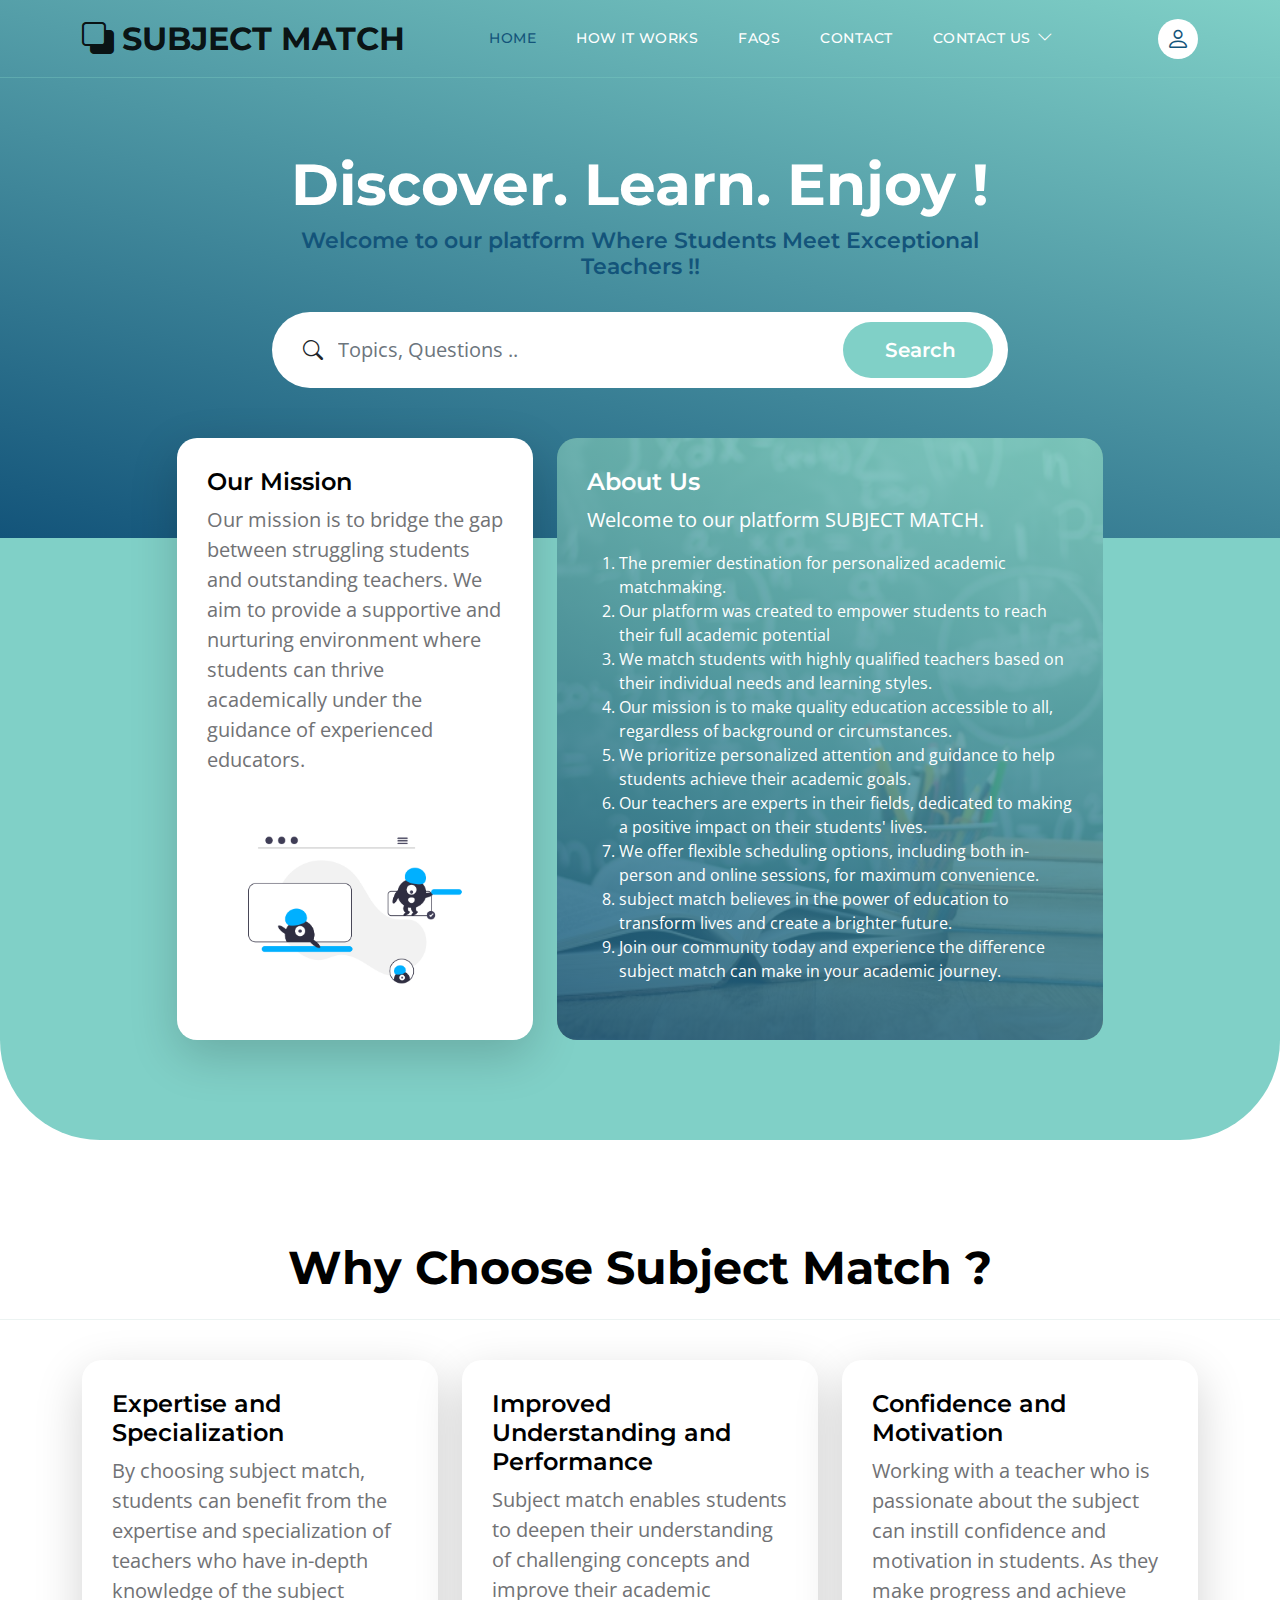
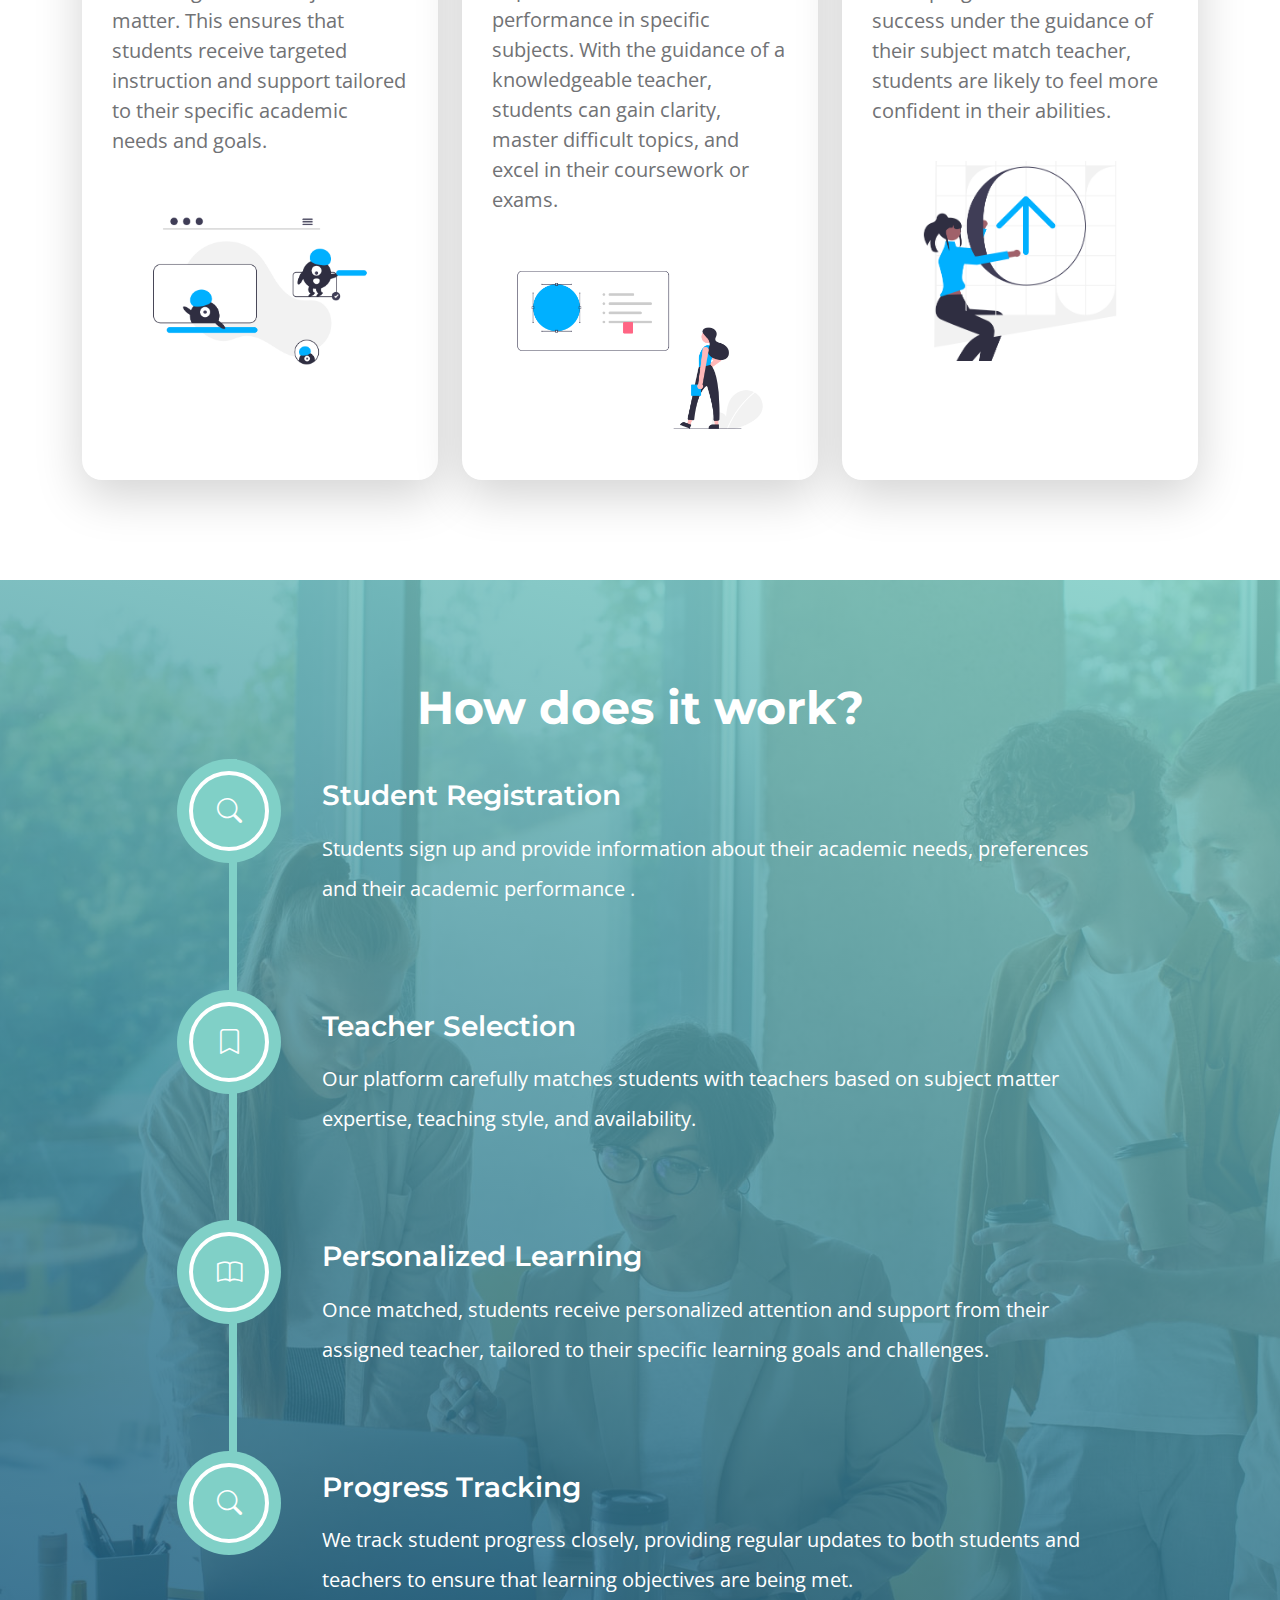
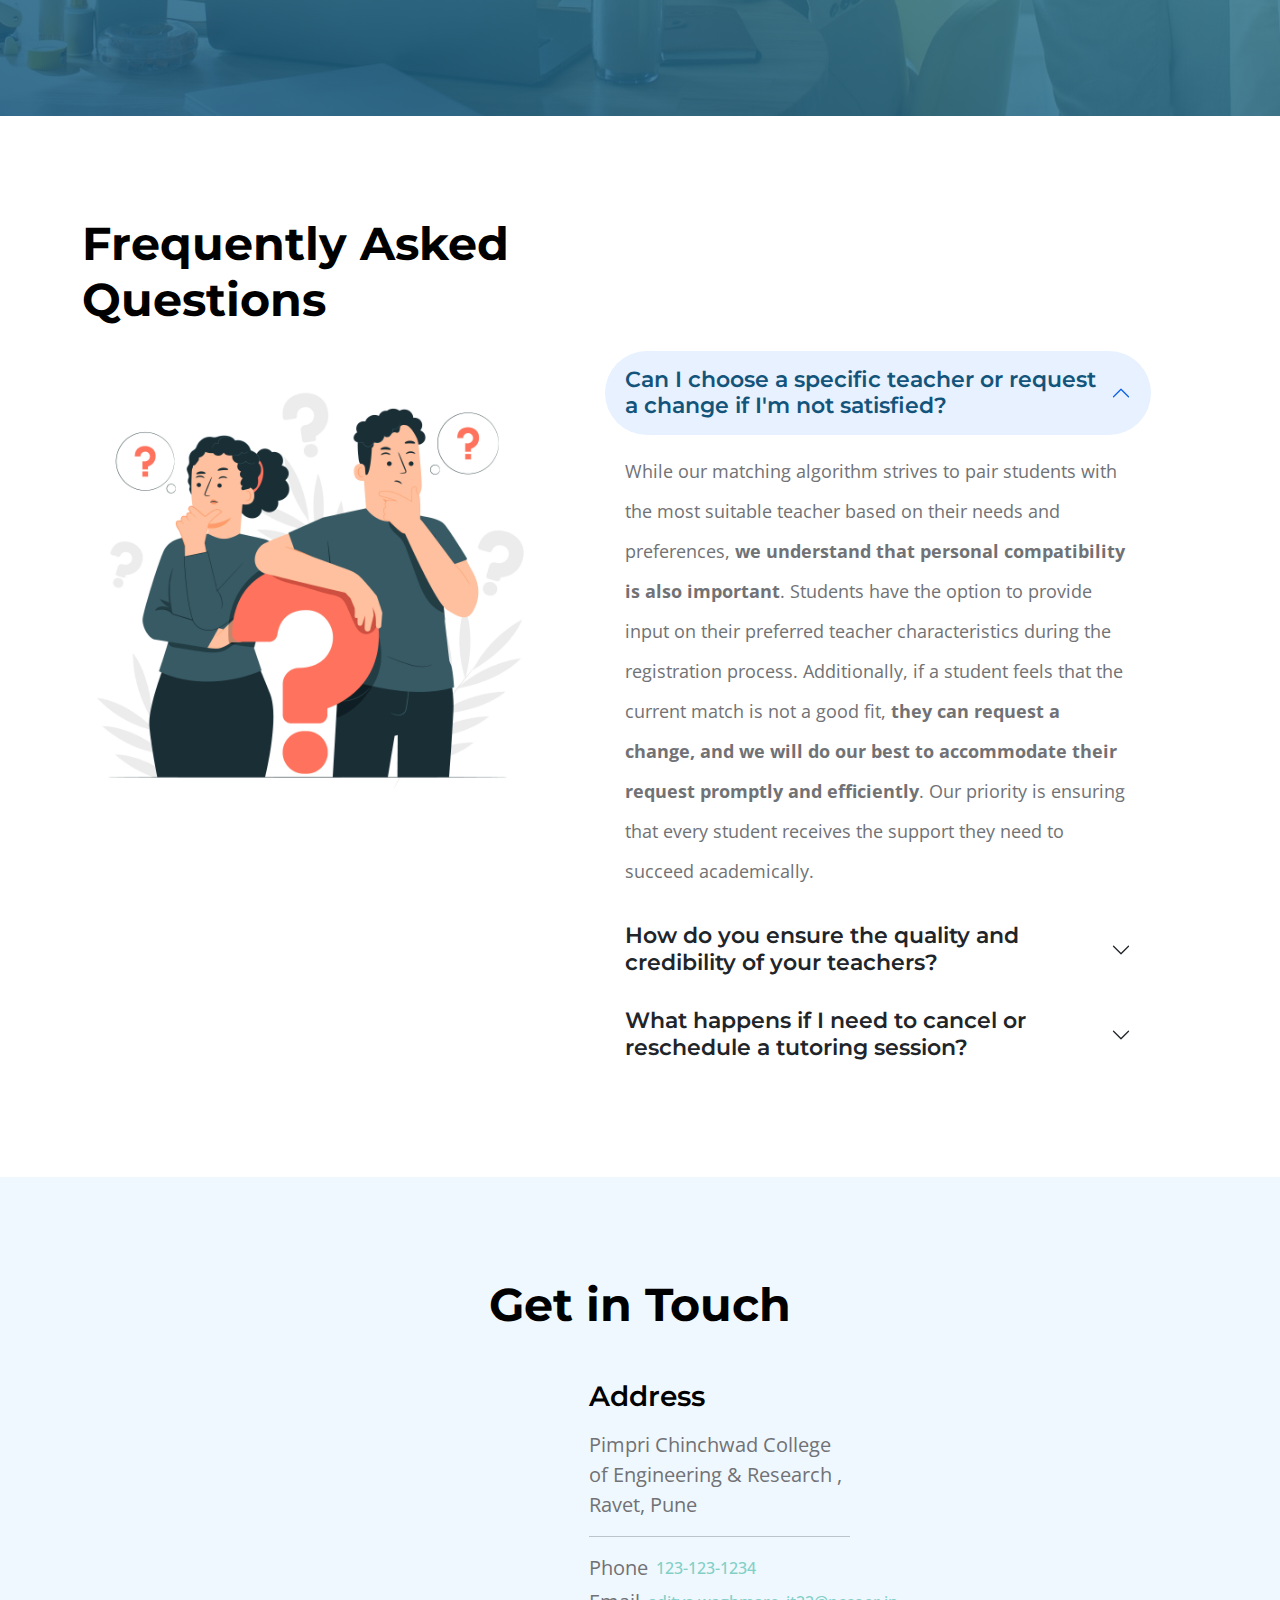
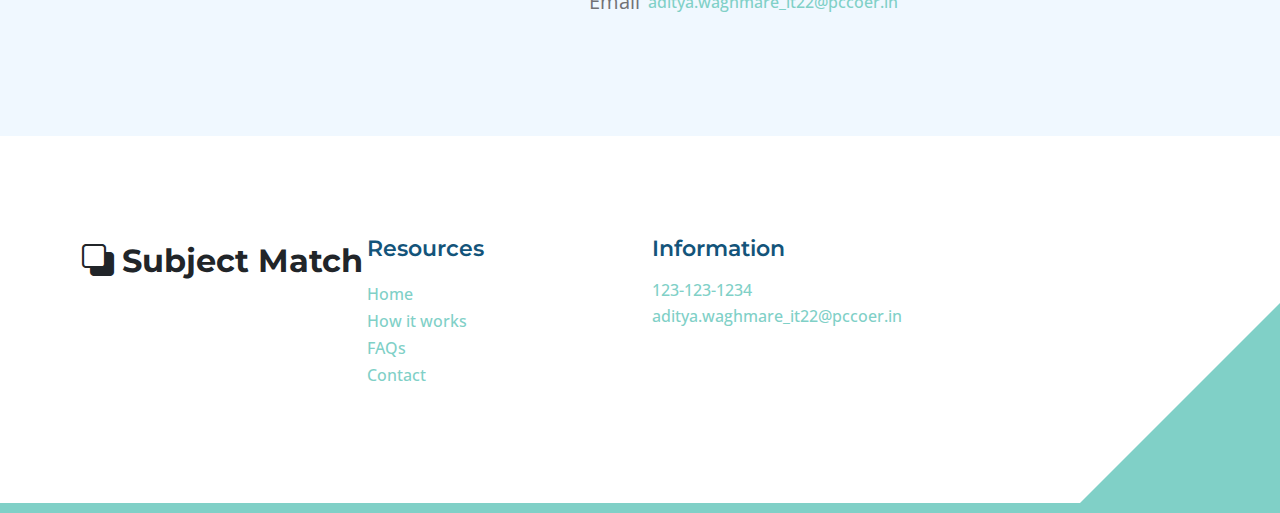
<file: index.html>
<!doctype html>
<html lang="en">
    <head>
        <meta charset="utf-8">
        <meta name="viewport" content="width=device-width, initial-scale=1">

        <meta name="description" content="">
        <meta name="author" content="">

        <title>SUBJECT MATCH</title>

        <!-- CSS FILES -->        
        <link rel="preconnect" href="https://fonts.googleapis.com">
        
        <link rel="preconnect" href="https://fonts.gstatic.com" crossorigin>

        <link href="https://fonts.googleapis.com/css2?family=Montserrat:wght@500;600;700&family=Open+Sans&display=swap" rel="stylesheet">
                        
        <link href="css/bootstrap.min.css" rel="stylesheet">

        <link href="css/bootstrap-icons.css" rel="stylesheet">

        <link href="css/templatemo-topic-listing.css" rel="stylesheet">
        
        <style>
            .aboutus{
                color:white;
                font-size: 16px;
            }
        </style>  

    </head>
    
    <body id="top">

        <main>

            <nav class="navbar navbar-expand-lg">
                <div class="container">
                    <a class="navbar-brand" href="index.html">
                        <i class="bi-back"></i>
                        <span>SUBJECT MATCH</span>
                    </a>

                    <div class="d-lg-none ms-auto me-4">
                        <a href="#top" class="navbar-icon bi-person smoothscroll"></a>
                    </div>
    
                    <button class="navbar-toggler" type="button" data-bs-toggle="collapse" data-bs-target="#navbarNav" aria-controls="navbarNav" aria-expanded="false" aria-label="Toggle navigation">
                        <span class="navbar-toggler-icon"></span>
                    </button>
    
                    <div class="collapse navbar-collapse" id="navbarNav">
                        <ul class="navbar-nav ms-lg-5 me-lg-auto">
                            <li class="nav-item">
                                <a class="nav-link click-scroll" href="#section_1">Home</a>
                            </li>

                            
    
                            <li class="nav-item">
                                <a class="nav-link click-scroll" href="#section_2">How it works</a>
                            </li>

                            <li class="nav-item">
                                <a class="nav-link click-scroll" href="#section_3">FAQs</a>
                            </li>
    
                            <li class="nav-item">
                                <a class="nav-link click-scroll" href="#section_4">Contact</a>
                            </li>

                            <li class="nav-item dropdown">
                                <a class="nav-link dropdown-toggle" href="#" id="navbarLightDropdownMenuLink" role="button" data-bs-toggle="dropdown" aria-expanded="false">contact us</a>

                                <ul class="dropdown-menu dropdown-menu-light" aria-labelledby="navbarLightDropdownMenuLink">
                                    

                                    <li><a class="dropdown-item" href="contact.html">Contact Form</a></li>
                                </ul>
                            </li>
                        </ul>

                        <div class="d-none d-lg-block">
                            <a href="./codes/subjectmatch.html" class="navbar-icon bi-person smoothscroll"></a>
                            
                        </div>
                    </div>
                </div>
            </nav>
            

            <section class="hero-section d-flex justify-content-center align-items-center" id="section_1">
                <div class="container">
                    <div class="row">

                        <div class="col-lg-8 col-12 mx-auto">
                            <h1 class="text-white text-center">Discover. Learn. Enjoy !</h1>

                            <h6 class="text-center">Welcome to our platform Where Students Meet Exceptional Teachers !!</h6>

                            <form method="get" class="custom-form mt-4 pt-2 mb-lg-0 mb-5" role="search">
                                <div class="input-group input-group-lg">
                                    <span class="input-group-text bi-search" id="basic-addon1">
                                        
                                    </span>

                                    <input name="keyword" type="search" class="form-control" id="keyword" placeholder="Topics, Questions .." aria-label="Search">

                                    <button type="submit" class="form-control">Search</button>
                                </div>
                            </form>
                        </div>

                    </div>
                </div>
            </section>


            <section class="featured-section">
                <div class="container">
                    <div class="row justify-content-center">

                        <div class="col-lg-4 col-12 mb-4 mb-lg-0">
                            <div class="custom-block bg-white shadow-lg">
                                
                                    <div class="d-flex">
                                        <div>
                                            <h5 class="mb-2">Our Mission</h5>

                                            <p class="mb-0">Our mission is to bridge the gap between struggling students and outstanding teachers. We aim to provide a supportive and nurturing environment where students can thrive academically under the guidance of experienced educators.</p>
                                        </div>                            
                                    </div>
                                    <img src="images/topics/undraw_Remote_design_team_re_urdx.png" class="custom-block-image img-fluid" alt="">
                                </a>
                            </div>
                        </div>

                        <div class="col-lg-6 col-12">
                            <div class="custom-block custom-block-overlay">
                                <div class="d-flex flex-column h-100">
                                    <img src="images/education.jpg" class="custom-block-image img-fluid" alt="">

                                    <div class="custom-block-overlay-text d-flex">
                                        <div>
                                            <h5 class="text-white mb-2">About Us</h5>

                                            <p class="text-white">Welcome to our platform SUBJECT MATCH.</p>
                                            <ol class="aboutus">
                                                <li>The premier destination for personalized academic matchmaking.</li>
                                                <li>Our platform was created to empower students to reach their full academic potential</li>
                                                <li>We match students with highly qualified teachers based on their individual needs and learning styles.</li>
                                                <li>Our mission is to make quality education accessible to all, regardless of background or circumstances.</li>
                                                <li>We prioritize personalized attention and guidance to help students achieve their academic goals.</li>
                                                <li>Our teachers are experts in their fields, dedicated to making a positive impact on their students' lives.</li>
                                                <li>We offer flexible scheduling options, including both in-person and online sessions, for maximum convenience.</li>
                                                <li>subject match believes in the power of education to transform lives and create a brighter future.</li>
                                                <li>Join our community today and experience the difference subject match can make in your academic journey.</li>
                                            
                                            </ol>

                                            
                                        </div>

                                      
                                    </div>


                                    <div class="section-overlay"></div>
                                </div>
                            </div>
                        </div>

                    </div>
                </div>
            </section>

            <section class="explore-section section-padding" id="section">
                <div class="container">

                    <div class="col-12 text-center">
                            <h2 class="mb-4">Why Choose Subject Match ?</h1>
                        </div>

                    </div>
                

                <div class="container-fluid">
                    <div class="row">
                        <ul class="nav nav-tabs" id="myTab" role="tablist">
                           
                        </ul>
                    </div>
                </div>

                <div class="container">
                    <div class="row">

                        <div class="col-12">
                            <div class="tab-content" id="myTabContent">
                                <div class="tab-pane fade show active" id="design-tab-pane" role="tabpanel" aria-labelledby="design-tab" tabindex="0">
                                    <div class="row">
                                        <div class="col-lg-4 col-md-6 col-12 mb-4 mb-lg-0">
                                            <div class="custom-block bg-white shadow-lg">
                                                
                                                    <div class="d-flex">
                                                        <div>
                                                            <h5 class="mb-2">Expertise and Specialization</h5>

                                                            <p class="mb-0">By choosing subject match, students can benefit from the expertise and specialization of teachers who have in-depth knowledge of the subject matter. This ensures that students receive targeted instruction and support tailored to their specific academic needs and goals.</p>
                                                        </div> 
                                                    </div>

                                                    <img src="images/topics/undraw_Remote_design_team_re_urdx.png" class="custom-block-image img-fluid" alt="">
                                                </a>
                                            </div>
                                        </div>

                                        <div class="col-lg-4 col-md-6 col-12 mb-4 mb-lg-0">
                                            <div class="custom-block bg-white shadow-lg">
                                                
                                                    <div class="d-flex">
                                                        <div>
                                                            <h5 class="mb-2">Improved Understanding and Performance</h5>

                                                                <p class="mb-0">Subject match enables students to deepen their understanding of challenging concepts and improve their academic performance in specific subjects. With the guidance of a knowledgeable teacher, students can gain clarity, master difficult topics, and excel in their coursework or exams.</p>
                                                        </div>

                                                       
                                                    </div>

                                                    <img src="images/topics/undraw_Redesign_feedback_re_jvm0.png" class="custom-block-image img-fluid" alt="">
                                                </a>
                                            </div>
                                        </div>

                                        <div class="col-lg-4 col-md-6 col-12">
                                            <div class="custom-block bg-white shadow-lg">
                                                
                                                    <div class="d-flex">
                                                        <div>
                                                            <h5 class="mb-2">Confidence and Motivation</h5>

                                                                <p class="mb-0"> Working with a teacher who is passionate about the subject can instill confidence and motivation in students. As they make progress and achieve success under the guidance of their subject match teacher, students are likely to feel more confident in their abilities.</p>
                                                        </div>

                                                        
                                                    </div>

                                                    <img src="images/topics/colleagues-working-cozy-office-medium-shot.png" class="custom-block-image img-fluid" alt="">
                                                </a>
                                            </div>
                                        </div>
                                    </div>
                                </div>

                        
                    </div>
                </div>
            </div>
        </div>
            </section>



            
            <section class="timeline-section section-padding" id="section_2">
                <div class="section-overlay"></div>

                <div class="container">
                    <div class="row">

                        <div class="col-12 text-center">
                            <h2 class="text-white mb-4">How does it work?</h1>
                        </div>

                        <div class="col-lg-10 col-12 mx-auto">
                            <div class="timeline-container">
                                <ul class="vertical-scrollable-timeline" id="vertical-scrollable-timeline">
                                    <div class="list-progress">
                                        <div class="inner"></div>
                                    </div>

                                    <li>
                                        <h4 class="text-white mb-3" >Student Registration</h4>
                                       

                                        <p class="text-white">Students sign up and provide information about their academic needs, preferences and their academic performance .</p>

                                        <div class="icon-holder">
                                          <i class="bi-search"></i>
                                        </div>
                                    </li>
                                    
                                    <li>
                                        <h4 class="text-white mb-3">Teacher Selection</h4>

                                        <p class="text-white"> Our platform carefully matches students with teachers based on subject matter expertise, teaching style, and availability.</p>

                                        <div class="icon-holder">
                                          <i class="bi-bookmark"></i>
                                        </div>
                                    </li>

                                    <li>
                                        <h4 class="text-white mb-3">Personalized Learning</h4>

                                        <p class="text-white">Once matched, students receive personalized attention and support from their assigned teacher, tailored to their specific learning goals and challenges.</p>

                                        <div class="icon-holder">
                                          <i class="bi-book"></i>
                                        </div>
                                    </li>
                                    <li>
                                        <h4 class="text-white mb-3">Progress Tracking</h4>

                                        <p class="text-white">We track student progress closely, providing regular updates to both students and teachers to ensure that learning objectives are being met.</p>

                                        <div class="icon-holder">
                                          <i class="bi-search"></i>
                                        </div>
                                    </li>
                                </ul>
                            </div>
                        </div>

                       
                    </div>
                </div>


            </section>
           

            <section class="faq-section section-padding" id="section_3">
                <div class="container">
                    <div class="row">

                        <div class="col-lg-6 col-12">
                            <h2 class="mb-4">Frequently Asked Questions</h2>
                        </div>

                        <div class="clearfix"></div>

                        <div class="col-lg-5 col-12">
                            <img src="images/faq_graphic.jpg" class="img-fluid" alt="FAQs">
                        </div>

                        <div class="col-lg-6 col-12 m-auto">
                            <div class="accordion" id="accordionExample">
                                <div class="accordion-item">
                                    <h2 class="accordion-header" id="headingOne">
                                        <button class="accordion-button" type="button" data-bs-toggle="collapse" data-bs-target="#collapseOne" aria-expanded="true" aria-controls="collapseOne">
                                            Can I choose a specific teacher or request a change if I'm not satisfied?
                                        </button>
                                    </h2>

                                    <div id="collapseOne" class="accordion-collapse collapse show" aria-labelledby="headingOne" data-bs-parent="#accordionExample">
                                        <div class="accordion-body">
                                            While our matching algorithm strives to pair students with the most suitable teacher based on their needs and preferences,<strong> we understand that personal compatibility is also important</strong>. Students have the option to provide input on their preferred teacher characteristics during the registration process. Additionally, if a student feels that the current match is not a good fit,<strong> they can request a change, and we will do our best to accommodate their request promptly and efficiently</strong>. Our priority is ensuring that every student receives the support they need to succeed academically.
                                        </div>
                                    </div>
                                </div>

                                <div class="accordion-item">
                                    <h2 class="accordion-header" id="headingTwo">
                                        <button class="accordion-button collapsed" type="button" data-bs-toggle="collapse" data-bs-target="#collapseTwo" aria-expanded="false" aria-controls="collapseTwo">
                                            How do you ensure the quality and credibility of your teachers?
                                    </button>
                                    </h2>

                                    <div id="collapseTwo" class="accordion-collapse collapse" aria-labelledby="headingTwo" data-bs-parent="#accordionExample">
                                        <div class="accordion-body">
                                            At Subject Match, we have a rigorous screening process in place to ensure that all our teachers meet our high standards of quality and credibility. <strong>This process includes verifying their academic qualifications, teaching experience, and references </strong>. Additionally, we regularly collect feedback from students to assess teacher performance and make adjustments as needed to maintain the quality of our service.
                                        </div>
                                    </div>
                                </div>

                                <div class="accordion-item">
                                    <h2 class="accordion-header" id="headingThree">
                                        <button class="accordion-button collapsed" type="button" data-bs-toggle="collapse" data-bs-target="#collapseThree" aria-expanded="false" aria-controls="collapseThree">
                                            What happens if I need to cancel or reschedule a tutoring session?
                                    </button>
                                    </h2>

                                    <div id="collapseThree" class="accordion-collapse collapse" aria-labelledby="headingThree" data-bs-parent="#accordionExample">
                                        <div class="accordion-body">
                                            We understand that unexpected events can arise, so we have a flexible cancellation and rescheduling policy in place. Students can easily cancel or reschedule a tutoring session by contacting faculty. We ask that students provide as much advance notice as possible to minimize inconvenience for both the student and the teacher.
                                        </div>
                                    </div>
                                </div>
                            </div>
                        </div>

                    </div>
                </div>
            </section>


            <section class="contact-section section-padding section-bg" id="section_4">
                <div class="container">
                    <div class="row">

                        <div class="col-lg-12 col-12 text-center">
                            <h2 class="mb-5">Get in Touch</h2>
                        </div>
                       
                        <div class="col-lg-5 col-12 mb-4 mb-lg-0">
                            <iframe class="google-map" src="https://www.google.com/maps/embed?pb=!1m18!1m12!1m3!1d3780.2805318876035!2d73.7427767249663!3d18.65140328246777!2m3!1f0!2f0!3f0!3m2!1i1024!2i768!4f13.1!3m3!1m2!1s0x3bc2ba0236e62d6d%3A0xaf82683765815de9!2sPimpri%20Chinchwad%20College%20Of%20Engineering%20%26%20Research%2C%20Ravet%2C%20Pimpri-Chinchwad%2C%20Maharashtra%20412101!5e0!3m2!1sen!2sin!4v1713624512348!5m2!1sen!2sin"  width="100%" height="250" style="border:0;" allowfullscreen="" loading="lazy" referrerpolicy="no-referrer-when-downgrade"></iframe>
                        </div>

                        <div class="col-lg-3 col-md-6 col-12 mb-3 mb-lg- mb-md-0 ms-auto">
                            <h4 class="mb-3">Address</h4>

                            <p>Pimpri Chinchwad College of Engineering &amp; Research , Ravet, Pune</p>

                            <hr>

                            <p class="d-flex align-items-center mb-1">
                                <span class="me-2">Phone</span>

                                <a href="tel: 305-240-9671" class="site-footer-link">
                                    123-123-1234
                                </a>
                            </p>

                            <p class="d-flex align-items-center">
                                <span class="me-2">Email</span>

                                <a href="mailto:info@company.com" class="site-footer-link">
                                    aditya.waghmare_it22@pccoer.in
                                </a>
                            </p>
                        </div>

                        <div class="col-lg-3 col-md-6 col-12 mx-auto">
                            
                        </div>

                    </div>
                </div>
            </section>
        </main>

<footer class="site-footer section-padding">
            <div class="container">
                <div class="row">

                    <div class="col-lg-3 col-12 mb-4 pb-2">
                        <a class="navbar-brand mb-2" href="index.html">
                            <i class="bi-back"></i>
                            <span>Subject Match</span>
                        </a>
                    </div>

                    <div class="col-lg-3 col-md-4 col-6">
                        <h6 class="site-footer-title mb-3">Resources</h6>

                        <ul class="site-footer-links">
                            <li class="site-footer-link-item">
                                <a href="#" class="site-footer-link">Home</a>
                            </li>

                            <li class="site-footer-link-item">
                                <a href="#" class="site-footer-link">How it works</a>
                            </li>

                            <li class="site-footer-link-item">
                                <a href="#" class="site-footer-link">FAQs</a>
                            </li>

                            <li class="site-footer-link-item">
                                <a href="#" class="site-footer-link">Contact</a>
                            </li>
                        </ul>
                    </div>

                    <div class="col-lg-3 col-md-4 col-6 mb-4 mb-lg-0">
                        <h6 class="site-footer-title mb-3">Information</h6>

                        <p class="text-white d-flex mb-1">
                            <a href="tel: 305-240-9671" class="site-footer-link">
                                123-123-1234
                            </a>
                        </p>

                        <p class="text-white d-flex">
                            <a href="mailto:info@company.com" class="site-footer-link">
                                aditya.waghmare_it22@pccoer.in
                            </a>
                        </p>
                    </div>

                    <div class="col-lg-3 col-md-4 col-12 mt-4 mt-lg-0 ms-auto">
                     

                        
                        
                    </div>

                </div>
            </div>
        </footer>


        <!-- JAVASCRIPT FILES -->
        <script src="js/jquery.min.js"></script>
        <script src="js/bootstrap.bundle.min.js"></script>
        <script src="js/jquery.sticky.js"></script>
        <script src="js/click-scroll.js"></script>
        <script src="js/custom.js"></script>

    </body>
</html>
</file>
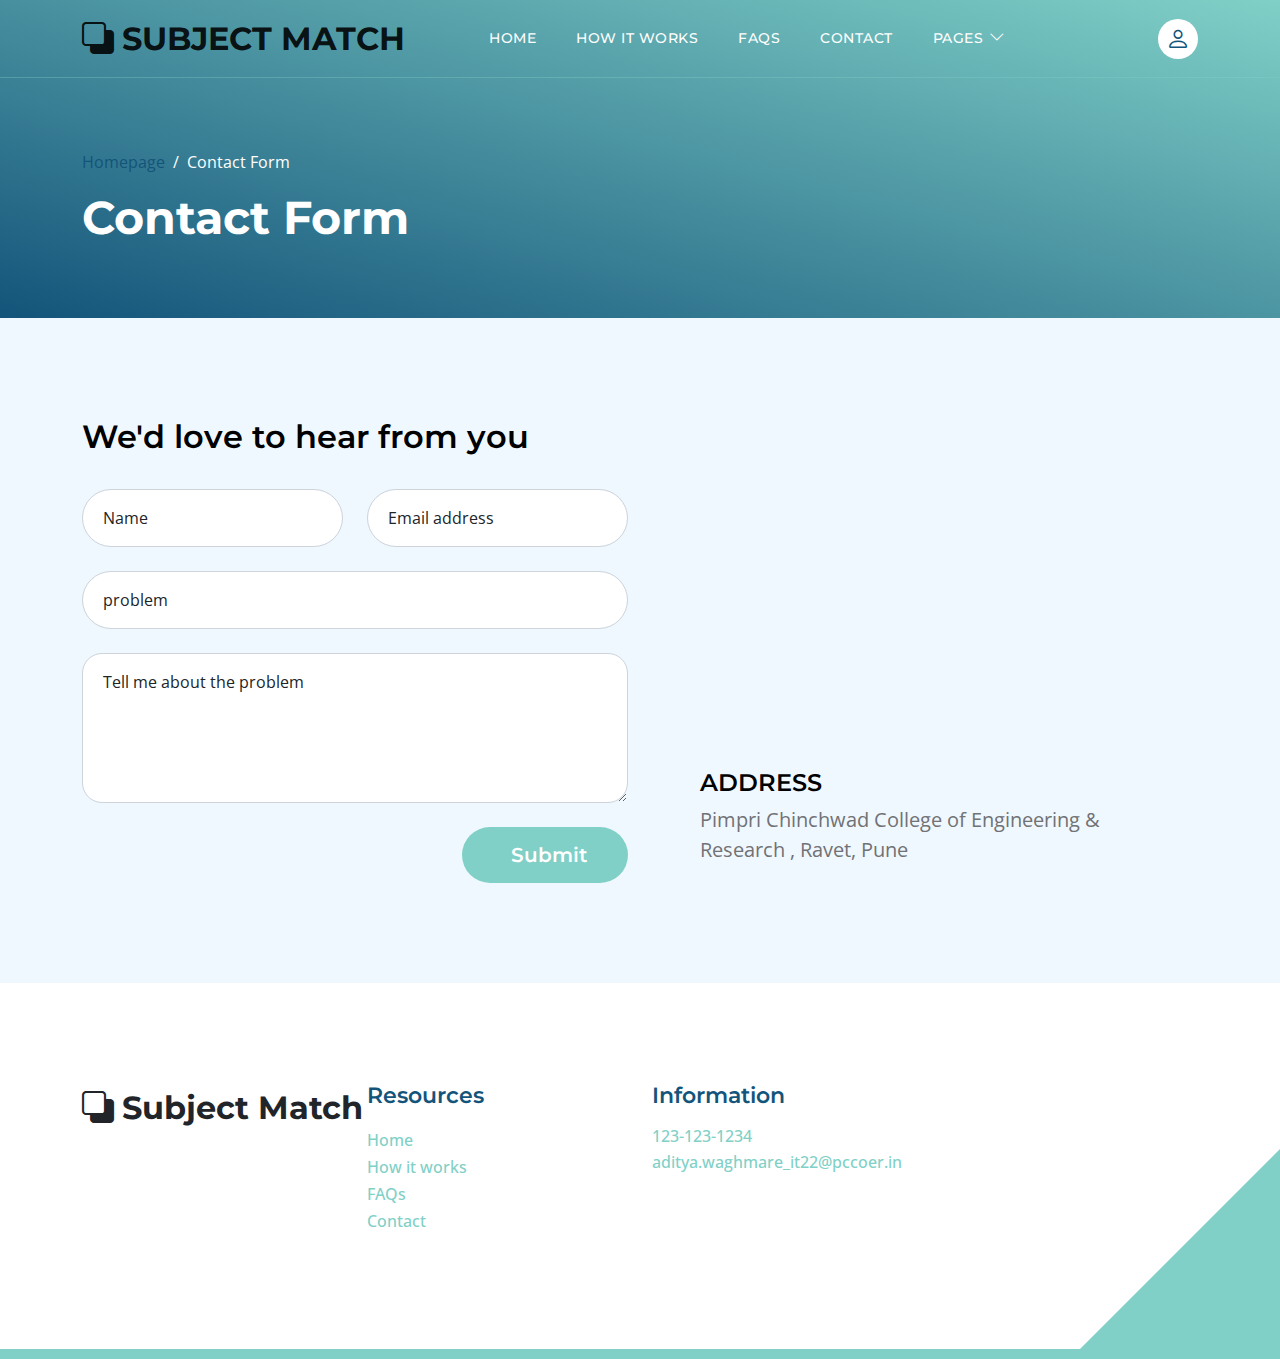
<file: contact.html>
<!doctype html>
<html lang="en">
    <head>
        <meta charset="utf-8">
        <meta name="viewport" content="width=device-width, initial-scale=1">

        <meta name="description" content="">
        <meta name="author" content="">

        <title>SUBJECT MATCH</title>

        <!-- CSS FILES -->        
        <link rel="preconnect" href="https://fonts.googleapis.com">
        
        <link rel="preconnect" href="https://fonts.gstatic.com" crossorigin>

        <link href="https://fonts.googleapis.com/css2?family=Montserrat:wght@500;600;700&family=Open+Sans&display=swap" rel="stylesheet">
                        
        <link href="css/bootstrap.min.css" rel="stylesheet">

        <link href="css/bootstrap-icons.css" rel="stylesheet">

        <link href="css/templatemo-topic-listing.css" rel="stylesheet">
<!--

TemplateMo 590 topic listing

https://templatemo.com/tm-590-topic-listing

-->
    </head>
    
    <body class="topics-listing-page" id="top">

        <main>

            <nav class="navbar navbar-expand-lg">
                <div class="container">
                    <a class="navbar-brand" href="index.html">
                        <i class="bi-back"></i>
                        <span>SUBJECT MATCH</span>
                    </a>

                    <div class="d-lg-none ms-auto me-4">
                        <a href="#top" class="navbar-icon bi-person smoothscroll"></a>
                    </div>
    
                    <button class="navbar-toggler" type="button" data-bs-toggle="collapse" data-bs-target="#navbarNav" aria-controls="navbarNav" aria-expanded="false" aria-label="Toggle navigation">
                        <span class="navbar-toggler-icon"></span>
                    </button>
    
                    <div class="collapse navbar-collapse" id="navbarNav">
                        <ul class="navbar-nav ms-lg-5 me-lg-auto">
                            <li class="nav-item">
                                <a class="nav-link click-scroll" href="index.html#section_1">Home</a>
                            </li>

                        
    
                            <li class="nav-item">
                                <a class="nav-link click-scroll" href="index.html#section_2">How it works</a>
                            </li>

                            <li class="nav-item">
                                <a class="nav-link click-scroll" href="index.html#section_3">FAQs</a>
                            </li>
    
                            <li class="nav-item">
                                <a class="nav-link click-scroll" href="index.html#section_4">Contact</a>
                            </li>

                            <li class="nav-item dropdown">
                                <a class="nav-link dropdown-toggle" href="#section_5" id="navbarLightDropdownMenuLink" role="button" data-bs-toggle="dropdown" aria-expanded="false">Pages</a>

                                <ul class="dropdown-menu dropdown-menu-light" aria-labelledby="navbarLightDropdownMenuLink">
                                 

                                    <li><a class="dropdown-item active" href="contact.html">Contact Form</a></li>
                                </ul>
                            </li>
                        </ul>

                        <div class="d-none d-lg-block">
                            <a href="./codes/subjectmatch.html" class="navbar-icon bi-person smoothscroll"></a>
                        </div>
                    </div>
                </div>
            </nav>


            <header class="site-header d-flex flex-column justify-content-center align-items-center">
                <div class="container">
                    <div class="row align-items-center">

                        <div class="col-lg-5 col-12">
                            <nav aria-label="breadcrumb">
                                <ol class="breadcrumb">
                                    <li class="breadcrumb-item"><a href="index.html">Homepage</a></li>

                                    <li class="breadcrumb-item active" aria-current="page">Contact Form</li>
                                </ol>
                            </nav>

                            <h2 class="text-white">Contact Form</h2>
                        </div>

                    </div>
                </div>
            </header>


            <section class="section-padding section-bg">
                <div class="container">
                    <div class="row">

                        <div class="col-lg-12 col-12">
                            <h3 class="mb-4 pb-2">We'd love to hear from you</h3>
                        </div>

                        <div class="col-lg-6 col-12">
                            <form action="#" method="post" class="custom-form contact-form" role="form">
                                <div class="row">
                                    <div class="col-lg-6 col-md-6 col-12">
                                        <div class="form-floating">
                                            <input type="text" name="name" id="name" class="form-control" placeholder="Name" required="">
                                            
                                            <label for="floatingInput">Name</label>
                                        </div>
                                    </div>

                                    <div class="col-lg-6 col-md-6 col-12"> 
                                        <div class="form-floating">
                                            <input type="email" name="email" id="email" pattern="[^ @]*@[^ @]*" class="form-control" placeholder="Email address" required="">
                                            
                                            <label for="floatingInput">Email address</label>
                                        </div>
                                    </div>

                                    <div class="col-lg-12 col-12">
                                        <div class="form-floating">
                                            <input type="text" name="subject" id="name" class="form-control" placeholder="Name" required="">
                                            
                                            <label for="floatingInput">problem</label>
                                        </div>

                                        <div class="form-floating">
                                            <textarea class="form-control" id="message" name="message" placeholder="Tell me about the project"></textarea>
                                            
                                            <label for="floatingTextarea">Tell me about the problem</label>
                                        </div>
                                    </div>

                                    <div class="col-lg-4 col-12 ms-auto">
                                        <button type="submit" class="form-control">Submit</button>
                                    </div>

                                </div>
                            </form>
                        </div>

                        <div class="col-lg-5 col-12 mx-auto mt-5 mt-lg-0">
                            <iframe class="google-map" src="https://www.google.com/maps/embed?pb=!1m18!1m12!1m3!1d3780.2805318876035!2d73.7427767249663!3d18.65140328246777!2m3!1f0!2f0!3f0!3m2!1i1024!2i768!4f13.1!3m3!1m2!1s0x3bc2ba0236e62d6d%3A0xaf82683765815de9!2sPimpri%20Chinchwad%20College%20Of%20Engineering%20%26%20Research%2C%20Ravet%2C%20Pimpri-Chinchwad%2C%20Maharashtra%20412101!5e0!3m2!1sen!2sin!4v1713624512348!5m2!1sen!2sin"  width="100%" height="250" style="border:0;" allowfullscreen="" loading="lazy" referrerpolicy="no-referrer-when-downgrade"></iframe>

                            <h5 class="mt-4 mb-2">ADDRESS </h5>

                            <p>Pimpri Chinchwad College of Engineering &amp; Research , Ravet, Pune</p>
                        </div>

                    </div>
                </div>
            </section>
        </main>

        <footer class="site-footer section-padding">
            <div class="container">
                <div class="row">

                    <div class="col-lg-3 col-12 mb-4 pb-2">
                        <a class="navbar-brand mb-2" href="index.html">
                            <i class="bi-back"></i>
                            <span>Subject Match</span>
                        </a>
                    </div>

                    <div class="col-lg-3 col-md-4 col-6">
                        <h6 class="site-footer-title mb-3">Resources</h6>

                        <ul class="site-footer-links">
                            <li class="site-footer-link-item">
                                <a href="#" class="site-footer-link">Home</a>
                            </li>

                            <li class="site-footer-link-item">
                                <a href="#" class="site-footer-link">How it works</a>
                            </li>

                            <li class="site-footer-link-item">
                                <a href="#" class="site-footer-link">FAQs</a>
                            </li>

                            <li class="site-footer-link-item">
                                <a href="#" class="site-footer-link">Contact</a>
                            </li>
                        </ul>
                    </div>

                    <div class="col-lg-3 col-md-4 col-6 mb-4 mb-lg-0">
                        <h6 class="site-footer-title mb-3">Information</h6>

                        <p class="text-white d-flex mb-1">
                            <a href="tel: 305-240-9671" class="site-footer-link">
                                123-123-1234
                            </a>
                        </p>

                        <p class="text-white d-flex">
                            <a href="mailto:info@company.com" class="site-footer-link">
                                aditya.waghmare_it22@pccoer.in
                            </a>
                        </p>
                    </div>

                    <div class="col-lg-3 col-md-4 col-12 mt-4 mt-lg-0 ms-auto">
                     

                        
                        
                    </div>

                </div>
            </div>
        </footer>

        <!-- JAVASCRIPT FILES -->
        <script src="js/jquery.min.js"></script>
        <script src="js/bootstrap.bundle.min.js"></script>
        <script src="js/jquery.sticky.js"></script>
        <script src="js/custom.js"></script>

    </body>
</html>
</file>
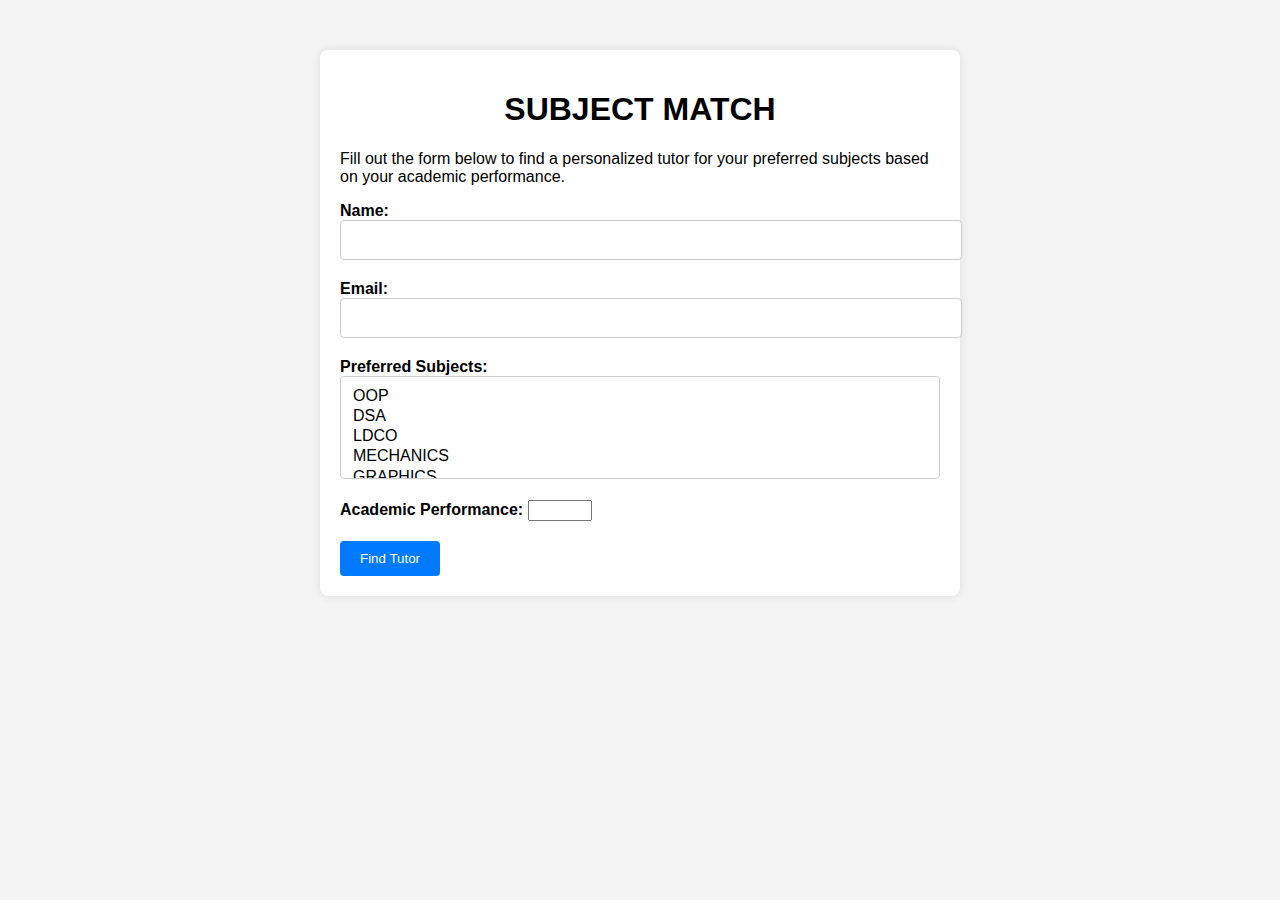
<file: codes/subjectmatch.html>
<!DOCTYPE html>
<html lang="en">
<head>
<meta charset="UTF-8">
<meta name="viewport" content="width=device-width, initial-scale=1.0">
<title>LOGIN/SIGNUP</title>
<link rel="stylesheet" href="/codes/subjectmatch.css">
<style>
    #login{
        text-align: center;
    }
</style>
</head>
<body>
<div class="container">
    <h1 id="login">SUBJECT MATCH</h1>
    <p>Fill out the form below to find a personalized tutor for your preferred subjects based on your academic performance.</p>
    <form id="subjectForm">
        <div class="form-group">
            <label id="name" for="name">Name:</label>
            <input type="text" id="name" required>
        </div>
        <div class="form-group">
            <label for="email">Email:</label>
            <input type="email" id="email" required>
        </div>
        <div class="form-group">
            <label for="subjects">Preferred Subjects:</label>
            <select id="subjects" multiple>
                <option value="OOP">OOP</option>
                <option value="DSA">DSA</option>
                <option value="LDCO">LDCO</option>
                <option value="MECHANICS">MECHANICS</option>
                <option value="GRAPHICS">GRAPHICS</option>
                <option value="SE">SE</option>
                <option value="M1">M1</option>
                <option value="BCN">BCN</option>
                <option value="MICROPROCESSOR">MICROPROCESSOR</option>
            </select>
        </div>
        <div class="form-group">
            <label for="performance">Academic Performance:</label>
            <input type="number" id="performance" min="0" max="100" required>
        </div>
        <button type="submit">Find Tutor</button>
    </form>
    <div id="result" style="display: none;">
        <h2>Matching Tutors:</h2>
        <div id="tutorList"></div>
        <button id="scheduleButton" style="display: none;">Schedule Class</button>
    </div>
</div>
<script>
    
    // Sample data of teachers for each subject
    const teachers = {
        OOP: [
            { name: "Teacher 1", rank: 1 },
            { name: "Teacher 2", rank: 2 },
            { name: "Teacher 3", rank: 3 },
            { name: "Teacher 4", rank: 4 }
        ],
        DSA: [
            { name: "Govind suryavanshi", rank: 1 },
            { name: "Hemlata Gaikwad", rank: 2 },
            { name: "teacher", rank: 3 },
            { name: "Teacher 8", rank: 4 }
        ],
        LDCO: [
            { name: "Teacher 9", rank: 1 },
            { name: "Teacher 10", rank: 2 },
            { name: "Teacher 11", rank: 3 },
            { name: "Teacher 12", rank: 4 }
        ],
        MECHANICS: [
            { name: "DR. Samir Savarkar ", rank: 1 },
            { name: "Akashay Rahane", rank: 2 },
            { name: "Amar Shitole", rank: 3 },
            { name: "Teacher 16", rank: 4 }
        ],
        GRAPHICS: [
            { name: "Bawane sir", rank: 1 },
            { name: "Rupali patil", rank: 2 },
            { name: "Teacher 19", rank: 3 },
            { name: "Teacher 20", rank: 4 }
        ],
        SE: [
            { name: "Teacher 21", rank: 1 },
            { name: "Teacher 22", rank: 2 },
            { name: "Teacher 23", rank: 3 },
            { name: "Teacher 24", rank: 4 }
        ],
        M1: [
            { name: "Nilesh Thube", rank: 1 },
            { name: "Manisha Deshpande", rank: 2 },
            { name: "Shital Patil", rank: 3 },
            { name: "teacher", rank: 4 }
        ],
        BCN: [
            { name: "Teacher 29", rank: 1 },
            { name: "Teacher 30", rank: 2 },
            { name: "Teacher 31", rank: 3 },
            { name: "Teacher 32", rank: 4 }
        ],
        MICROPROCESSOR: [
            { name: "Teacher 33", rank: 1 },
            { name: "Teacher 34", rank: 2 },
            { name: "Teacher 35", rank: 3 },
            { name: "Teacher 36", rank: 4 }
        ]
    };

    document.getElementById('subjectForm').addEventListener('submit', function(e) {
        e.preventDefault();
        const name = document.getElementById('name').value;
        const email = document.getElementById('email').value;
        const subjects = Array.from(document.getElementById('subjects').selectedOptions).map(option => option.value);
        const performance = parseInt(document.getElementById('performance').value);

        // Matching logic
        const tutorList = document.getElementById('tutorList');
        tutorList.innerHTML = '';
        subjects.forEach(subject => {
            const teachersForSubject = teachers[subject];
            const sortedTeachers = teachersForSubject.sort((a, b) => a.rank - b.rank);
            sortedTeachers.forEach(teacher => {
                const radio = document.createElement('input');
                radio.type = 'radio';
                radio.name = 'selectedTeacher';
                radio.value = teacher.name;
                radio.id = teacher.name;

                const label = document.createElement('label');
                label.textContent = `${teacher.name} (Rank: ${teacher.rank})`;
                label.htmlFor = teacher.name;

                tutorList.appendChild(radio);
                tutorList.appendChild(label);
                tutorList.appendChild(document.createElement('br'));
            });
        });

        // Show matched results
        document.getElementById('result').style.display = 'block';
        document.getElementById('scheduleButton').style.display = 'none';
    });

    // Event listener for enabling schedule button
    document.getElementById('tutorList').addEventListener('change', function() {
        document.getElementById('scheduleButton').style.display = 'block';
    });

    // Event listener for scheduling class
    document.getElementById('scheduleButton').addEventListener('click', function() {
        const selectedTeacher = document.querySelector('input[name="selectedTeacher"]:checked');
        if (selectedTeacher) {
            const selectedTeacherName = selectedTeacher.value;
            const a = name;
            alert(`Your Class successfully scheduled with ${selectedTeacherName}`);
            // You can implement further logic here, such as submitting the form data to a server
        } else {
            alert('Please select a teacher.');
        }
    });
</script>
</body>
</html>
</file>
<file: css/templatemo-topic-listing.css>
/*

TemplateMo 590 topic listing

https://templatemo.com/tm-590-topic-listing

*/

/*---------------------------------------
  CUSTOM PROPERTIES ( VARIABLES )             
-----------------------------------------*/
:root {
  --white-color:                  #ffffff;
  --primary-color:                #13547a;
  --secondary-color:              #80d0c7;
  --section-bg-color:             #f0f8ff;
  --custom-btn-bg-color:          #80d0c7;
  --custom-btn-bg-hover-color:    #13547a;
  --dark-color:                   #000000;
  --p-color:                      #717275;
  --border-color:                 #7fffd4;
  --link-hover-color:             #13547a;

  --body-font-family:             'Open Sans', sans-serif;
  --title-font-family:            'Montserrat', sans-serif;

  --h1-font-size:                 58px;
  --h2-font-size:                 46px;
  --h3-font-size:                 32px;
  --h4-font-size:                 28px;
  --h5-font-size:                 24px;
  --h6-font-size:                 22px;
  --p-font-size:                  20px;
  --menu-font-size:               14px;
  --btn-font-size:                18px;
  --copyright-font-size:          16px;

  --border-radius-large:          100px;
  --border-radius-medium:         20px;
  --border-radius-small:          10px;

  --font-weight-normal:           400;
  --font-weight-medium:           500;
  --font-weight-semibold:         600;
  --font-weight-bold:             700;
}

body {
  background-color: var(--white-color);
  font-family: var(--body-font-family); 
}


/*---------------------------------------
  TYPOGRAPHY               
-----------------------------------------*/

h2,
h3,
h4,
h5,
h6 {
  color: var(--dark-color);
}

h1,
h2,
h3,
h4,
h5,
h6 {
  font-family: var(--title-font-family); 
  font-weight: var(--font-weight-semibold);
}

h1 {
  font-size: var(--h1-font-size);
  font-weight: var(--font-weight-bold);
}

h2 {
  font-size: var(--h2-font-size);
  font-weight: var(--font-weight-bold);
}

h3 {
  font-size: var(--h3-font-size);
}

h4 {
  font-size: var(--h4-font-size);
}

h5 {
  font-size: var(--h5-font-size);
}

h6 {
  color: var(--primary-color);
  font-size: var(--h6-font-size);
}

p {
  color: var(--p-color);
  font-size: var(--p-font-size);
  font-weight: var(--font-weight-normal);
}

ul li {
  color: var(--p-color);
  font-size: var(--p-font-size);
  font-weight: var(--font-weight-normal);
}

a, 
button {
  touch-action: manipulation;
  transition: all 0.3s;
}

a {
  display: inline-block;
  color: var(--primary-color);
  text-decoration: none;
}

a:hover {
  color: var(--link-hover-color);
}

b,
strong {
  font-weight: var(--font-weight-bold);
}


/*---------------------------------------
  SECTION               
-----------------------------------------*/
.section-padding {
  padding-top: 100px;
  padding-bottom: 100px;
}

.section-bg {
  background-color: var(--section-bg-color);
}

.section-overlay {
  background-image: linear-gradient(15deg, #13547a 0%, #80d0c7 100%);
  position: absolute;
  top: 0;
  left: 0;
  pointer-events: none;
  width: 100%;
  height: 100%;
  opacity: 0.85;
}

.section-overlay + .container {
  position: relative;
}

.tab-content {
  background-color: var(--white-color);
  border-radius: var(--border-radius-medium);
}

.nav-tabs {
  border-bottom: 1px solid #ecf3f2;
  margin-bottom: 40px;
  justify-content: center;
}

.nav-tabs .nav-link {
  border-radius: 0;
  border-top: 0;
  border-right: 0;
  border-left: 0;
  color: var(--p-color);
  font-family: var(--title-font-family);
  font-size: var(--btn-font-size);
  font-weight: var(--font-weight-medium);
  padding: 15px 25px;
  transition: all 0.3s;
}

.nav-tabs .nav-link:first-child {
  margin-right: 20px;
}

.nav-tabs .nav-item.show .nav-link, 
.nav-tabs .nav-link.active,
.nav-tabs .nav-link:focus, 
.nav-tabs .nav-link:hover {
  border-bottom-color: var(--primary-color);
  color: var(--primary-color);
}


/*---------------------------------------
  CUSTOM ICON COLOR               
-----------------------------------------*/
.custom-icon {
  color: var(--secondary-color);
}


/*---------------------------------------
  CUSTOM BUTTON               
-----------------------------------------*/
.custom-btn {
  background: var(--custom-btn-bg-color);
  border: 2px solid transparent;
  border-radius: var(--border-radius-large);
  color: var(--white-color);
  font-size: var(--btn-font-size);
  font-weight: var(--font-weight-semibold);
  line-height: normal;
  transition: all 0.3s;
  padding: 10px 20px;
}

.custom-btn:hover {
  background: var(--custom-btn-bg-hover-color);
  color: var(--white-color);
}

.custom-border-btn {
  background: transparent;
  border: 2px solid var(--custom-btn-bg-color);
  color: var(--custom-btn-bg-color);
}

.custom-border-btn:hover {
  background: var(--custom-btn-bg-color);
  border-color: transparent;
  color: var(--white-color);
}

.custom-btn-bg-white {
  border-color: var(--white-color);
  color: var(--white-color);
}


/*---------------------------------------
  SITE HEADER              
-----------------------------------------*/
.site-header {
  background-image: linear-gradient(15deg, #13547a 0%, #80d0c7 100%);
  padding-top: 150px;
  padding-bottom: 80px;
}

.site-header .container {
  height: 100%;
}

.breadcrumb-item+.breadcrumb-item::before,
.breadcrumb-item a:hover,
.breadcrumb-item.active {
  color: var(--white-color);
}

.site-header .custom-icon {
  color: var(--white-color);
  font-size: var(--h4-font-size);
}

.site-header .custom-icon:hover {
  color: var(--secondary-color);
}


/*---------------------------------------
  NAVIGATION              
-----------------------------------------*/
.sticky-wrapper {
  position: absolute;
  top: 0;
  right: 0;
  left: 0;
}

.sticky-wrapper.is-sticky .navbar {
  background-color: var(--secondary-color);
}

.navbar {
  background: transparent;
  border-bottom: 1px solid rgba(128, 208, 199, 0.35);
  z-index: 9;
}

.navbar-brand,
.navbar-brand:hover {
  font-size: var(--h3-font-size);
  font-weight: var(--font-weight-bold);
  display: block;
}

.navbar-brand span {
  font-family: var(--title-font-family);
}

.navbar-expand-lg .navbar-nav .nav-link {
  border-radius: var(--border-radius-large);
  margin: 10px;
  padding: 10px;
}

.navbar-nav .nav-link {
  display: inline-block;
  color: var(--white-color);
  font-family: var(--title-font-family); 
  font-size: var(--menu-font-size);
  font-weight: var(--font-weight-medium);
  text-transform: uppercase;
  letter-spacing: 0.5px;
  position: relative;
  padding-top: 15px;
  padding-bottom: 15px;
}

.navbar-nav .nav-link.active, 
.navbar-nav .nav-link:hover {
  color: var(--primary-color);
}

.navbar .dropdown-menu {
  background: var(--white-color);
  box-shadow: 0 1rem 3rem rgba(0,0,0,.175);
  border: 0;
  display: inherit;
  opacity: 0;
  min-width: 9rem;
  margin-top: 20px;
  padding: 13px 0 10px 0;
  transition: all 0.3s;
  pointer-events: none;
}

.navbar .dropdown-menu::before {
  content: "";
  width: 0;
  height: 0;
  border-left: 20px solid transparent;
  border-right: 20px solid transparent;
  border-bottom: 15px solid var(--white-color);
  position: absolute;
  top: -10px;
  left: 10px;
}

.navbar .dropdown-item {
  display: inline-block;
  color: var(--p-bg-color);
  font-family: var(--title-font-family); 
  font-size: var(--menu-font-size);
  font-weight: var(--font-weight-medium);
  text-transform: uppercase;
  letter-spacing: 0.5px;
  position: relative;
}

.navbar .dropdown-item.active, 
.navbar .dropdown-item:active,
.navbar .dropdown-item:focus, 
.navbar .dropdown-item:hover {
  background: transparent;
  color: var(--primary-color);
}

.navbar .dropdown-toggle::after {
  content: "\f282";
  display: inline-block;
  font-family: bootstrap-icons !important;
  font-size: var(--copyright-font-size);
  font-style: normal;
  font-weight: normal !important;
  font-variant: normal;
  text-transform: none;
  line-height: 1;
  vertical-align: -.125em;
  -webkit-font-smoothing: antialiased;
  -moz-osx-font-smoothing: grayscale;
  position: relative;
  left: 2px;
  border: 0;
}

@media screen and (min-width: 992px) {
  .navbar .dropdown:hover .dropdown-menu {
    opacity: 1;
    margin-top: 0;
    pointer-events: auto;
  }
}

.navbar-icon {
  background: var(--white-color);
  border-radius: var(--border-radius-large);
  display: inline-block;
  font-size: var(--h5-font-size);
  width: 40px;
  height: 40px;
  line-height: 40px;
  text-align: center;
  transition: all 0.3s ease;
}

.navbar-icon:hover {
  background: var(--primary-color);
  color: var(--white-color);
}

.navbar-toggler {
  border: 0;
  padding: 0;
  cursor: pointer;
  margin: 0;
  width: 30px;
  height: 35px;
  outline: none;
}

.navbar-toggler:focus {
  outline: none;
  box-shadow: none;
}

.navbar-toggler[aria-expanded="true"] .navbar-toggler-icon {
  background: transparent;
}

.navbar-toggler[aria-expanded="true"] .navbar-toggler-icon:before,
.navbar-toggler[aria-expanded="true"] .navbar-toggler-icon:after {
  transition: top 300ms 50ms ease, -webkit-transform 300ms 350ms ease;
  transition: top 300ms 50ms ease, transform 300ms 350ms ease;
  transition: top 300ms 50ms ease, transform 300ms 350ms ease, -webkit-transform 300ms 350ms ease;
  top: 0;
}

.navbar-toggler[aria-expanded="true"] .navbar-toggler-icon:before {
  transform: rotate(45deg);
}

.navbar-toggler[aria-expanded="true"] .navbar-toggler-icon:after {
  transform: rotate(-45deg);
}

.navbar-toggler .navbar-toggler-icon {
  background: var(--white-color);
  transition: background 10ms 300ms ease;
  display: block;
  width: 30px;
  height: 2px;
  position: relative;
}

.navbar-toggler .navbar-toggler-icon:before,
.navbar-toggler .navbar-toggler-icon:after {
  transition: top 300ms 350ms ease, -webkit-transform 300ms 50ms ease;
  transition: top 300ms 350ms ease, transform 300ms 50ms ease;
  transition: top 300ms 350ms ease, transform 300ms 50ms ease, -webkit-transform 300ms 50ms ease;
  position: absolute;
  right: 0;
  left: 0;
  background: var(--white-color);
  width: 30px;
  height: 2px;
  content: '';
}

.navbar-toggler .navbar-toggler-icon::before {
  top: -8px;
}

.navbar-toggler .navbar-toggler-icon::after {
  top: 8px;
}


/*---------------------------------------
  HERO        
-----------------------------------------*/
.hero-section {
  background-image: linear-gradient(15deg, #13547a 0%, #80d0c7 100%);
  position: relative;
  overflow: hidden;
  padding-top: 150px;
  padding-bottom: 150px;
}

.hero-section .input-group {
  background-color: var(--white-color);
  border-radius: var(--border-radius-large);
  padding: 10px 15px;
}

.hero-section .input-group-text {
  background-color: transparent;
  border: 0;
}

.hero-section input[type="search"] {
  border: 0;
  box-shadow: none;
  margin-bottom: 0;
  padding-left: 0;
}

.hero-section button[type="submit"] {
  background-color: var(--primary-color);
  border: 0;
  border-radius: var(--border-radius-large) !important;
  color: var(--white-color);
  max-width: 150px;
}


/*---------------------------------------
  TOPICS              
-----------------------------------------*/
.featured-section {
  background-color: var(--secondary-color);
  border-radius: 0 0 100px 100px;
  padding-bottom: 100px;
}

.featured-section .row {
  position: relative;
  bottom: 100px;
  margin-bottom: -100px;
}

.custom-block {
  border-radius: var(--border-radius-medium);
  position: relative;
  overflow: hidden;
  padding: 30px;
  transition: all 0.3s ease;
  height: 100%;
}

.custom-block:hover {
  background-color: var(--secondary-color);
  transform: translateY(-3px);
}

.custom-block > a {
  width: 100%;
}

.custom-block-image {
  display: block;
  width: 100%;
  height: 200px;
  object-fit: cover;
  margin-top: 35px;
}

.custom-block .rounded-pill {
  border-radius: 5px !important;
  display: flex;
  justify-content: center;
  text-align: center;
  width: 30px;
  height: 30px;
  line-height: 20px;
}

.custom-block-overlay {
  height: 100%;
  min-height: 350px;
  padding: 0;
}

.custom-block-overlay > a {
  height: 100%;
}

.custom-block-overlay .custom-block-image {
  border-radius: var(--border-radius-medium);
  display: block;
  height: 100%;
  margin-top: 0;
}

.custom-block-overlay-text {
  position: absolute;
  z-index: 2;
  top: 0;
  right: 0;
  left: 0;
  padding: 30px;
}

.social-share {
  position: absolute;
  bottom: 0;
  right: 0;
  left: 0;
  z-index: 2;
  padding: 20px 35px;
}

.social-share .bi-bookmark {
  color: var(--white-color);
  font-size: var(--h5-font-size);
}

.social-share .bi-bookmark:hover {
  color: var(--secondary-color);
}

.bg-design {
  background-color: #00B0FF;
}

.bg-graphic {
  background-color: #00BFA6;
}

.bg-advertising {
  background-color: #F50057;
}

.bg-finance {
  background-color: #536DFE;
}

.bg-music {
  background-color: #F9A826;
}

.bg-education {
  background-color: #00BFA6;
}


/*---------------------------------------
  TOPICS               
-----------------------------------------*/
.topics-detail-block {
  border-radius: var(--border-radius-medium);
  position: relative;
  overflow: hidden;
}

.topics-detail-block-image {
  display: block;
  border-radius: var(--border-radius-medium);
}

blockquote {
  background-color: var(--section-bg-color);
  border-radius: var(--border-radius-small);
  font-family: var(--title-font-family);
  font-size: var(--h4-font-size);
  font-weight: var(--font-weight-bold);
  display: inline-block;
  text-align: center;
  margin: 30px;
  padding: 40px;
}

.topics-listing-page .site-header {
  padding-bottom: 65px;
}

.custom-block-topics-listing-info {
  margin: 30px 20px 20px 30px;
}

.custom-block-topics-listing {
  height: inherit;
}

.custom-block-topics-listing .custom-block-image {
  width: 200px;
}


/*---------------------------------------
  PAGINATION              
-----------------------------------------*/
.pagination {
  margin-top: 40px;
}

.page-link {
  border: 0;
  border-radius: var(--border-radius-small);
  color: var(--p-color);
  font-family: var(--title-font-family);
  margin: 0 5px;
  padding: 10px 20px;
}

.page-link:hover,
.page-item:first-child .page-link:hover,
.page-item:last-child .page-link:hover {
  background-color: var(--secondary-color);
  color: var(--white-color);
}

.page-item:first-child .page-link {
  margin-right: 10px;
}

.page-item:first-child .page-link,
.page-item:last-child .page-link {
  background-color: var(--section-bg-color);
  border-radius: var(--border-radius-small);
}

.active>.page-link, .page-link.active {
  background-color: var(--secondary-color);
  border-color: var(--secondary-color);
}


/*---------------------------------------
  TIMELINE              
-----------------------------------------*/
.timeline-section {
  background-image: url('../images/colleagues-working-cozy-office-medium-shot.jpg');
  background-repeat: no-repeat;
  background-position: center;
  background-size: cover;
  position: relative;
}

.timeline-container .vertical-scrollable-timeline {
  list-style-type: none;
  position: relative;
  padding-left: 0;
}

.timeline-container .vertical-scrollable-timeline .list-progress {
  width: 8px;
  height: 87%;
  background-color: var(--primary-color);
  position: absolute;
  left: 52px;
  top: 0;
  overflow: hidden;
}

.timeline-container .vertical-scrollable-timeline .list-progress .inner {
  position: absolute;
  right: 0;
  bottom: 0;
  height: 100%;
  background-color: var(--secondary-color);
  width: 100%;
}

.timeline-container .vertical-scrollable-timeline li {
  position: relative;
  padding: 20px 0px 65px 145px;
}

.timeline-container .vertical-scrollable-timeline li:last-child {
  padding-bottom: 0;
}

.timeline-container .vertical-scrollable-timeline li p {
  line-height: 40px;
}

.timeline-container .vertical-scrollable-timeline li p:last-child {
  margin-bottom: 0;
}

.timeline-container .vertical-scrollable-timeline li .icon-holder {
  position: absolute;
  left: 0;
  top: 0;
  width: 104px;
  height: 104px;
  display: flex;
  justify-content: center;
  align-items: center;
  background-color: var(--secondary-color);
  border-radius: 50%;
  z-index: 1;
  transition: 0.4s all;
}

.timeline-container .vertical-scrollable-timeline li .icon-holder::before {
  content: "";
  width: 80px;
  height: 80px;
  border: 4px solid #fff;
  position: absolute;
  background-color: var(--secondary-color);
  border-radius: 50%;
  z-index: -1;
  transition: 0.4s all;
}

.timeline-container .vertical-scrollable-timeline li .icon-holder i {
  font-size: 25px;
  color: var(--white-color);
}

.timeline-container .vertical-scrollable-timeline li::before {
  content: "";
  position: absolute;
  height: 100%;
  width: 8px;
  background-color: transparent;
  left: 52px;
  z-index: 0;
}

.timeline-container .vertical-scrollable-timeline li.active .icon-holder {
  background-color: var(--primary-color);
}

.timeline-container .vertical-scrollable-timeline li.active .icon-holder::before {
  background-color: var(--primary-color);
}


/*---------------------------------------
  FAQs              
-----------------------------------------*/
.faq-section .accordion-item {
  border: 0;
}

.faq-section .accordion-button {
  font-size: var(--h6-font-size);
  font-weight: var(--font-weight-semibold);
}

.faq-section .accordion-item:first-of-type .accordion-button {
  border-radius: var(--border-radius-large);
}

.faq-section .accordion-button:not(.collapsed) {
  border-radius: var(--border-radius-large);
  box-shadow: none;
  color: var(--primary-color);
}

.faq-section .accordion-body {
  color: var(--p-color);
  font-size: var(--btn-font-size);
  line-height: 40px;
}

/*---------------------------------------
  NEWSLETTER               
-----------------------------------------*/
.newsletter-image {
  border-radius: var(--border-radius-medium);
}


/*---------------------------------------
  CONTACT               
-----------------------------------------*/
.google-map {
  border-radius: var(--border-radius-medium);
}

.contact-form .form-floating>textarea {
  border-radius: var(--border-radius-medium);
  height: 150px;
}


/*---------------------------------------
  SUBSCRIBE FORM               
-----------------------------------------*/
.subscribe-form-wrap {
  padding: 50px;
}

.subscribe-form {
  width: 95%;
}


/*---------------------------------------
  CUSTOM FORM               
-----------------------------------------*/
.custom-form .form-control {
  border-radius: var(--border-radius-large);
  color: var(--p-color);
  margin-bottom: 24px;
  padding-top: 13px;
  padding-bottom: 13px;
  padding-left: 20px;
  outline: none;
}

.form-floating>label {
  padding-left: 20px;
}

.custom-form button[type="submit"] {
  background: var(--custom-btn-bg-color);
  border: none;
  border-radius: var(--border-radius-large);
  color: var(--white-color);
  font-family: var(--title-font-family);
  font-size: var(--p-font-size);
  font-weight: var(--font-weight-semibold);
  transition: all 0.3s;
  margin-bottom: 0;
}

.custom-form button[type="submit"]:hover,
.custom-form button[type="submit"]:focus {
  background: var(--custom-btn-bg-hover-color);
  border-color: transparent;
}


/*---------------------------------------
  SITE FOOTER              
-----------------------------------------*/
.site-footer {
  border-bottom: 10px solid var(--secondary-color);
  position: relative;
}

.site-footer::after {
  content: "";
  position: absolute;
  bottom: 0;
  right: 0;
  width: 0;
  height: 0;
  border-style: solid;
  border-width: 0 0 200px 200px;
  border-color: transparent transparent var(--secondary-color) transparent;
  pointer-events: none;
}

.site-footer-title {
  color: var(--primary-color); 
}

.site-footer .dropdown-menu {
  padding: 0;
}

.site-footer .dropdown-item {
  color: var(--p-color);
  font-size: var(--menu-font-size);
  font-weight: var(--font-weight-medium);
  padding: 4px 18px;
}

.site-footer .dropdown-item:hover {
  background-color: transparent;
  color: var(--primary-color);
}

.site-footer .dropdown-menu li:first-child .dropdown-item {
  padding-top: 10px;
}

.site-footer .dropdown-menu li:last-child .dropdown-item {
  padding-bottom: 12px;
}

.site-footer .dropdown-toggle {
  background-color: var(--secondary-color);
  border-color: var(--white-color);
}

.site-footer .dropdown-toggle:hover {
  background-color: var(--primary-color);
  border-color: transparent;
}

.site-footer-links {
  padding-left: 0;
}

.site-footer-link-item {
  display: block;
  list-style: none;
  line-height: normal;
}

.site-footer-link {
  color: var(--secondary-color);
  font-size: var(--copyright-font-size);
  font-weight: var(--font-weight-medium);
  line-height: normal;
}

.copyright-text {
  font-size: var(--copyright-font-size);
}


/*---------------------------------------
  SOCIAL ICON               
-----------------------------------------*/
.social-icon {
  margin: 0;
  padding: 0;
}

.social-icon-item {
  list-style: none;
  display: inline-block;
  vertical-align: top;
}

.social-icon-link {
  background: var(--secondary-color);
  border-radius: var(--border-radius-large);
  color: var(--white-color);
  font-size: var(--copyright-font-size);
  display: block;
  margin-right: 10px;
  text-align: center;
  width: 35px;
  height: 35px;
  line-height: 36px;
  transition: background 0.2s, color 0.2s;
}

.social-icon-link:hover {
  background: var(--primary-color);
  color: var(--white-color);
}


/*---------------------------------------
  RESPONSIVE STYLES               
-----------------------------------------*/
@media screen and (max-width: 991px) {
  h1 {
    font-size: 48px;
  }

  h2 {
    font-size: 36px;
  }

  h3 {
    font-size: 32px;
  }

  h4 {
    font-size: 28px;
  }

  h5 {
    font-size: 20px;
  }

  h6 {
    font-size: 18px;
  }

  .section-padding {
    padding-top: 50px;
    padding-bottom: 50px;
  }
  
  .navbar {
    background-color: var(--secondary-color);
  }

  .navbar-nav .dropdown-menu {
    position: relative;
    left: 10px;
    opacity: 1;
    pointer-events: auto;
    max-width: 155px;
    margin-top: 10px;
    margin-bottom: 15px;
  }

  .navbar-expand-lg .navbar-nav {
    padding-bottom: 20px;
  }

  .navbar-expand-lg .navbar-nav .nav-link {
    padding: 0;
  }

  .nav-tabs .nav-link:first-child {
    margin-right: 5px;
  }

  .nav-tabs .nav-link {
    font-size: var(--copyright-font-size);
    padding: 10px;
  }

  .featured-section {
    border-radius: 0 0 80px 80px;
    padding-bottom: 50px;
  }

  .custom-block-topics-listing .custom-block-image {
    width: auto;
  }

  .custom-block-topics-listing > .d-flex,
  .custom-block-topics-listing-info,
  .custom-block-topics-listing a {
    flex-direction: column;
  }

  .timeline-container .vertical-scrollable-timeline .list-progress {
    height: 75%;
  }

  .timeline-container .vertical-scrollable-timeline li {
    padding-left: 135px;
  }

  .subscribe-form-wrap {
    padding-top: 30px;
    padding-bottom: 0;
  }
}

@media screen and (max-width: 480px) {
  h1 {
    font-size: 36px;
  }

  h2 {
    font-size: 28px;
  }

  h3 {
    font-size: 26px;
  }

  h4 {
    font-size: 22px;
  }

  h5 {
    font-size: 20px;
  }
}
</file>
<file: codes/subjectmatch.css>
body {
    font-family: Arial, sans-serif;
    margin: 0;
    padding: 0;
    background-color: #f4f4f4;
   
}

.container {
    max-width: 600px;
    margin: 50px auto;
    padding: 20px;
    background-color: #fff;
    border-radius: 8px;
    box-shadow: 0 0 10px rgba(0, 0, 0, 0.1);
}

.form-group {
    margin-bottom: 20px;
}

label {
    font-weight: bold;
}

input[type="text"],
input[type="email"],
select {
    width: 100%;
    padding: 10px;
    font-size: 16px;
    border-radius: 4px;
    border: 1px solid #ccc;
}

button {
    padding: 10px 20px;
    background-color: #007bff;
    color: #fff;
    border: none;
    border-radius: 4px;
    cursor: pointer;
}

button:hover {
    background-color: #0056b3;
}

#result {
    margin-top: 20px;
}

#result h2 {
    margin-bottom: 10px;
}
#login{
    text-align: center;
}
</file>
